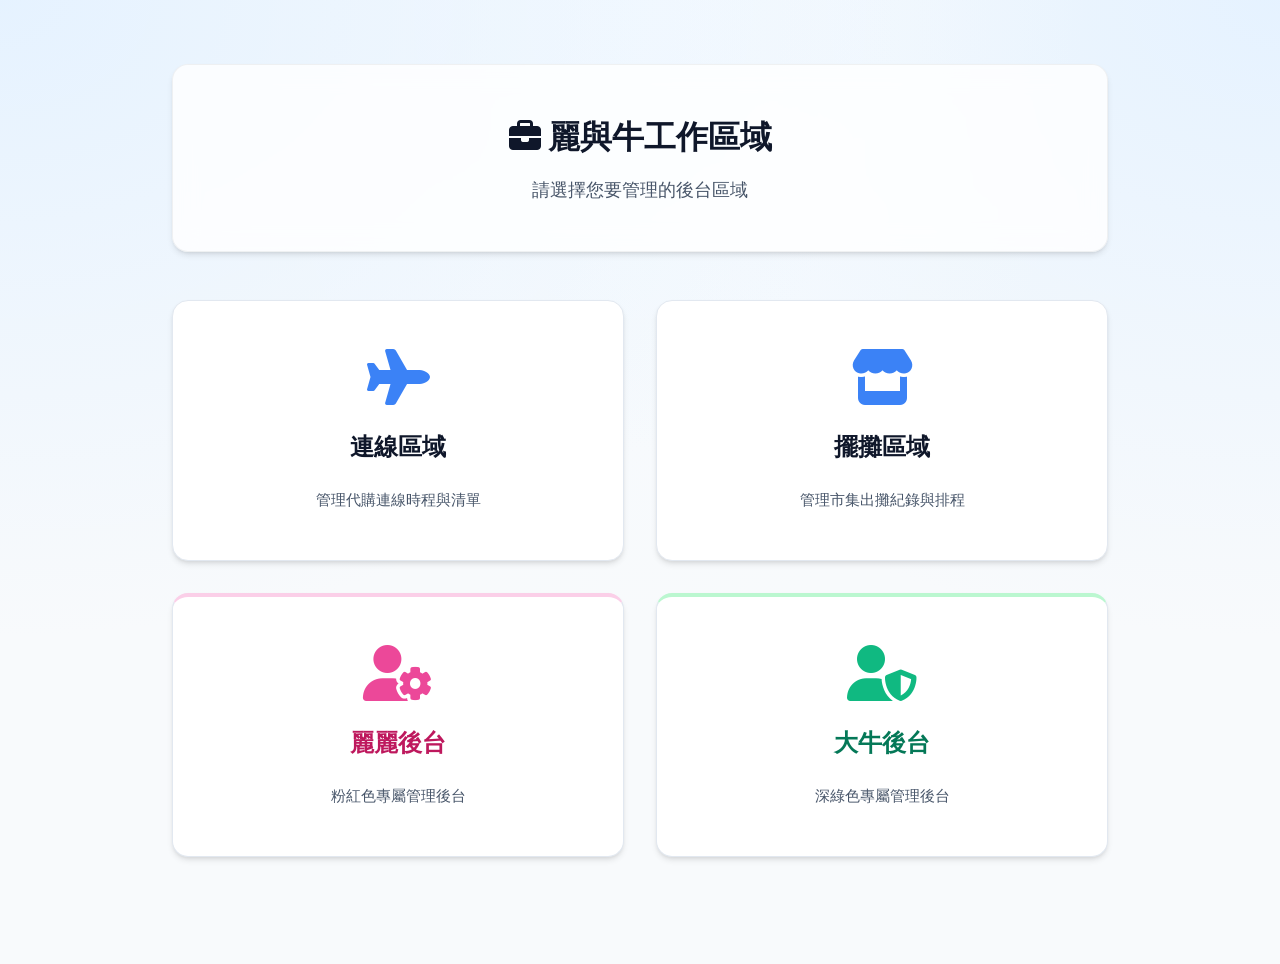
<file: index.html>
<!DOCTYPE html>
<html lang="zh-TW">
<head>
    <meta charset="UTF-8">
    <meta name="viewport" content="width=device-width, initial-scale=1.0">
    <title>麗與牛工作區域 | Portal</title>
    <link rel="preconnect" href="https://fonts.googleapis.com">
    <link rel="preconnect" href="https://fonts.gstatic.com" crossorigin>
    <link href="https://fonts.googleapis.com/css2?family=Inter:wght@300;400;500;600;700&display=swap" rel="stylesheet">
    <link rel="stylesheet" href="style.css">
    <link rel="stylesheet" href="https://cdnjs.cloudflare.com/ajax/libs/font-awesome/6.4.0/css/all.min.css">
    <style>
        .portal-container {
            max-width: 1000px;
            margin: 4rem auto;
            padding: 0 2rem;
            display: flex;
            flex-direction: column;
            gap: 3rem;
        }
        .portal-grid {
            display: grid;
            grid-template-columns: repeat(3, 1fr);
            gap: 2rem;
        }
        .portal-card {
            background: var(--surface-color);
            border: 1px solid var(--border-color);
            border-radius: 1rem;
            padding: 3rem 2rem;
            display: flex;
            flex-direction: column;
            align-items: center;
            gap: 1.5rem;
            text-decoration: none;
            color: var(--text-primary);
            box-shadow: var(--shadow-md);
            transition: all 0.3s ease;
        }
        .portal-card:hover {
            transform: translateY(-8px);
            box-shadow: var(--shadow-lg);
            border-color: var(--primary-color);
        }
        .portal-icon {
            font-size: 3.5rem;
            color: var(--primary-color);
            transition: transform 0.3s ease;
        }
        .portal-card:hover .portal-icon {
            transform: scale(1.1);
        }
        .portal-title {
            font-size: 1.5rem;
            font-weight: 700;
        }
        .portal-desc {
            color: var(--text-secondary);
            font-size: 0.95rem;
            text-align: center;
        }
        @media (max-width: 768px) {
            .portal-grid {
                grid-template-columns: 1fr;
            }
        }
    </style>
</head>
<body>
    <div class="portal-container">
        <header class="app-header" style="flex-direction: column; text-align: center; padding: 3rem; gap: 1rem;">
            <h1 style="font-size: 2rem; justify-content: center;"><i class="fa-solid fa-briefcase"></i> 麗與牛工作區域</h1>
            <p style="font-size: 1.1rem; color: var(--text-secondary);">請選擇您要管理的後台區域</p>
        </header>

        <main class="portal-grid" style="grid-template-columns: repeat(2, 1fr);">
            <a href="connection.html" class="portal-card">
                <i class="portal-icon fa-solid fa-plane"></i>
                <div class="portal-title">連線區域</div>
                <div class="portal-desc">管理代購連線時程與清單</div>
            </a>
            
            <a href="stalls.html" class="portal-card">
                <i class="portal-icon fa-solid fa-store"></i>
                <div class="portal-title">擺攤區域</div>
                <div class="portal-desc">管理市集出攤紀錄與排程</div>
            </a>
            
            <a href="lily-backend.html" class="portal-card" style="border-top: 4px solid #fbcfe8;">
                <i class="portal-icon fa-solid fa-user-gear" style="color: #ec4899;"></i>
                <div class="portal-title" style="color: #be185d;">麗麗後台</div>
                <div class="portal-desc">粉紅色專屬管理後台</div>
            </a>

            <a href="daniel-backend.html" class="portal-card" style="border-top: 4px solid #bbf7d0;">
                <i class="portal-icon fa-solid fa-user-shield" style="color: #10b981;"></i>
                <div class="portal-title" style="color: #047857;">大牛後台</div>
                <div class="portal-desc">深綠色專屬管理後台</div>
            </a>
        </main>
    </div>
</body>
</html>
</file>
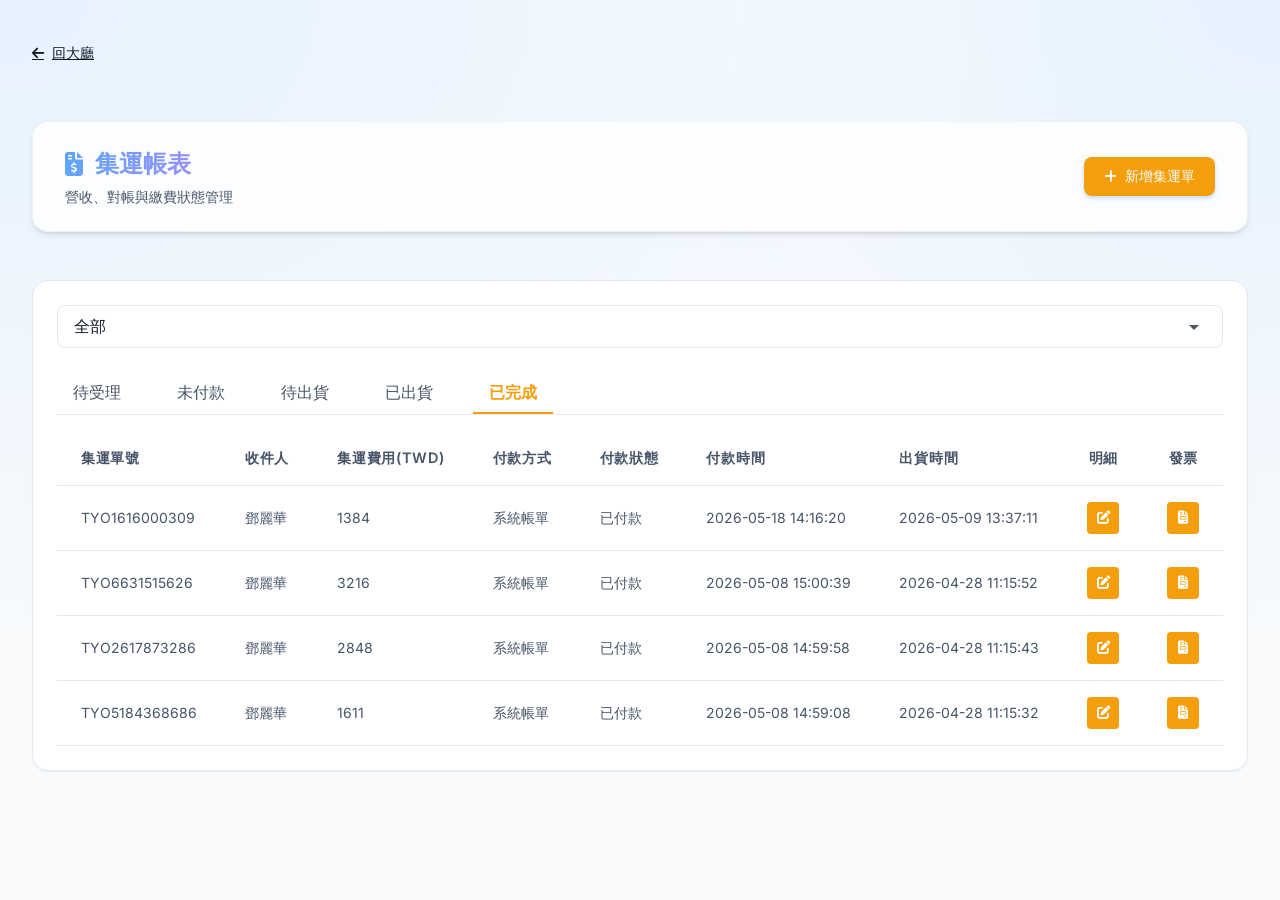
<file: accounting.html>
<!DOCTYPE html>
<html lang="zh-TW">
<head>
    <meta charset="UTF-8">
    <meta name="viewport" content="width=device-width, initial-scale=1.0">
    <title>記帳區域 | 麗與牛工作區域</title>
    <link rel="preconnect" href="https://fonts.googleapis.com">
    <link rel="preconnect" href="https://fonts.gstatic.com" crossorigin>
    <link href="https://fonts.googleapis.com/css2?family=Inter:wght@300;400;500;600;700&display=swap" rel="stylesheet">
    <link rel="stylesheet" href="style.css">
    <link rel="stylesheet" href="https://cdnjs.cloudflare.com/ajax/libs/font-awesome/6.4.0/css/all.min.css">
</head>
<body>
    <div class="app-container">
        <a href="index.html" class="btn btn-secondary" style="margin-bottom: 1rem; border: none; padding-left: 0;">
            <i class="fa-solid fa-arrow-left"></i> 回大廳
        </a>
        <header class="app-header">
            <div class="header-content">
                <h1><i class="fa-solid fa-file-invoice-dollar"></i> 集運帳表</h1>
                <p>營收、對帳與繳費狀態管理</p>
            </div>
            <div class="header-actions">
                <button class="btn btn-primary" onclick="openModal()" style="background-color: #f59e0b; color: white;"><i class="fa-solid fa-plus"></i> 新增集運單</button>
            </div>
        </header>
        
        <main class="app-main" style="background: var(--surface-color); padding: 1.5rem; border-radius: 1rem; border: 1px solid var(--border-color); box-shadow: var(--shadow-sm); margin-top: 1rem;">
            <!-- Top Dropdown -->
            <div style="margin-bottom: 1.5rem;">
                <select id="companyFilter" style="width: 100%; padding: 0.75rem 1rem; border: 1px solid var(--border-color); border-radius: 0.5rem; background-color: var(--surface-color); font-size: 1rem; color: var(--text-primary); appearance: none; cursor: pointer; background-image: url('data:image/svg+xml;utf8,<svg fill=%22%23475569%22 height=%2224%22 viewBox=%220 0 24 24%22 width=%2224%22 xmlns=%22http://www.w3.org/2000/svg%22><path d=%22M7 10l5 5 5-5z%22/></svg>'); background-repeat: no-repeat; background-position: right 1rem center;">
                    <option value="全部">全部</option>
                    <option value="Howgowin">Howgowin</option>
                    <option value="大陸集運">大陸集運</option>
                </select>
            </div>

            <!-- Tabs -->
            <div class="tabs" style="display: flex; gap: 1.5rem; border-bottom: 1px solid var(--border-color); margin-bottom: 1rem;">
                <div class="tab" style="padding: 0.5rem 1rem; cursor: pointer; color: var(--text-secondary);">待受理</div>
                <div class="tab" style="padding: 0.5rem 1rem; cursor: pointer; color: var(--text-secondary);">未付款</div>
                <div class="tab" style="padding: 0.5rem 1rem; cursor: pointer; color: var(--text-secondary);">待出貨</div>
                <div class="tab" style="padding: 0.5rem 1rem; cursor: pointer; color: var(--text-secondary);">已出貨</div>
                <div class="tab active" style="padding: 0.5rem 1rem; cursor: pointer; font-weight: 600; color: #f59e0b; border-bottom: 2px solid #f59e0b;">已完成</div>
            </div>

            <!-- Table -->
            <div class="table-container" style="box-shadow: none; border: none; border-radius: 0;">
                <table style="width: 100%; border-collapse: collapse; text-align: left; white-space: nowrap;">
                    <thead>
                        <tr>
                            <th style="background: transparent; border-bottom: 1px solid var(--border-color);">集運單號</th>
                            <th style="background: transparent; border-bottom: 1px solid var(--border-color);">收件人</th>
                            <th style="background: transparent; border-bottom: 1px solid var(--border-color);">集運費用(TWD)</th>
                            <th style="background: transparent; border-bottom: 1px solid var(--border-color);">付款方式</th>
                            <th style="background: transparent; border-bottom: 1px solid var(--border-color);">付款狀態</th>
                            <th style="background: transparent; border-bottom: 1px solid var(--border-color);">付款時間</th>
                            <th style="background: transparent; border-bottom: 1px solid var(--border-color);">出貨時間</th>
                            <th style="background: transparent; border-bottom: 1px solid var(--border-color); text-align: center;">明細</th>
                            <th style="background: transparent; border-bottom: 1px solid var(--border-color); text-align: center;">發票</th>
                            <th style="background: transparent; border-bottom: 1px solid var(--border-color); text-align: center;">貨況</th>
                        </tr>
                    </thead>
                    <tbody>
                        <tr>
                            <td style="color: var(--text-secondary);">TYO1616000309</td>
                            <td style="color: var(--text-secondary);">鄧麗華</td>
                            <td style="color: var(--text-secondary);">1384</td>
                            <td style="color: var(--text-secondary);">系統帳單</td>
                            <td style="color: var(--text-secondary);">已付款</td>
                            <td style="color: var(--text-secondary);">2026-05-18 14:16:20</td>
                            <td style="color: var(--text-secondary);">2026-05-09 13:37:11</td>
                            <td style="text-align: center;"><button class="action-square-btn"><i class="fa-solid fa-pen-to-square"></i></button></td>
                            <td style="text-align: center;"><button class="action-square-btn"><i class="fa-solid fa-file-invoice"></i></button></td>
                            <td style="text-align: center;"><button class="action-square-btn"><i class="fa-solid fa-truck"></i></button></td>
                        </tr>
                        <tr>
                            <td style="color: var(--text-secondary);">TYO6631515626</td>
                            <td style="color: var(--text-secondary);">鄧麗華</td>
                            <td style="color: var(--text-secondary);">3216</td>
                            <td style="color: var(--text-secondary);">系統帳單</td>
                            <td style="color: var(--text-secondary);">已付款</td>
                            <td style="color: var(--text-secondary);">2026-05-08 15:00:39</td>
                            <td style="color: var(--text-secondary);">2026-04-28 11:15:52</td>
                            <td style="text-align: center;"><button class="action-square-btn"><i class="fa-solid fa-pen-to-square"></i></button></td>
                            <td style="text-align: center;"><button class="action-square-btn"><i class="fa-solid fa-file-invoice"></i></button></td>
                            <td style="text-align: center;"><button class="action-square-btn"><i class="fa-solid fa-truck"></i></button></td>
                        </tr>
                        <tr>
                            <td style="color: var(--text-secondary);">TYO2617873286</td>
                            <td style="color: var(--text-secondary);">鄧麗華</td>
                            <td style="color: var(--text-secondary);">2848</td>
                            <td style="color: var(--text-secondary);">系統帳單</td>
                            <td style="color: var(--text-secondary);">已付款</td>
                            <td style="color: var(--text-secondary);">2026-05-08 14:59:58</td>
                            <td style="color: var(--text-secondary);">2026-04-28 11:15:43</td>
                            <td style="text-align: center;"><button class="action-square-btn"><i class="fa-solid fa-pen-to-square"></i></button></td>
                            <td style="text-align: center;"><button class="action-square-btn"><i class="fa-solid fa-file-invoice"></i></button></td>
                            <td style="text-align: center;"><button class="action-square-btn"><i class="fa-solid fa-truck"></i></button></td>
                        </tr>
                        <tr>
                            <td style="color: var(--text-secondary);">TYO5184368686</td>
                            <td style="color: var(--text-secondary);">鄧麗華</td>
                            <td style="color: var(--text-secondary);">1611</td>
                            <td style="color: var(--text-secondary);">系統帳單</td>
                            <td style="color: var(--text-secondary);">已付款</td>
                            <td style="color: var(--text-secondary);">2026-05-08 14:59:08</td>
                            <td style="color: var(--text-secondary);">2026-04-28 11:15:32</td>
                            <td style="text-align: center;"><button class="action-square-btn"><i class="fa-solid fa-pen-to-square"></i></button></td>
                            <td style="text-align: center;"><button class="action-square-btn"><i class="fa-solid fa-file-invoice"></i></button></td>
                            <td style="text-align: center;"><button class="action-square-btn"><i class="fa-solid fa-truck"></i></button></td>
                        </tr>
                    </tbody>
                </table>
            </div>
        </main>
    </div>

    <!-- Modal for New Order -->
    <div class="modal" id="addModal">
        <div class="modal-content">
            <div class="modal-header">
                <h2><i class="fa-solid fa-plus"></i> 新增集運單</h2>
                <button class="close-btn" onclick="closeModal()"><i class="fa-solid fa-xmark"></i></button>
            </div>
            <div id="addForm">
                <div class="form-grid">
                    <div class="form-group full-width">
                        <label>集運公司</label>
                        <select id="newCompany" style="padding: 0.625rem; background-color: var(--surface-color); border: 1px solid var(--border-color); border-radius: 0.5rem; width: 100%;">
                            <option value="Howgowin">Howgowin</option>
                            <option value="大陸集運">大陸集運</option>
                        </select>
                    </div>
                    <div class="form-group">
                        <label>集運單號</label>
                        <input type="text" id="newOrderNo" placeholder="輸入單號">
                    </div>
                    <div class="form-group">
                        <label>收件人</label>
                        <input type="text" id="newRecipient" placeholder="輸入收件人姓名">
                    </div>
                    <div class="form-group">
                        <label>集運費用 (TWD)</label>
                        <input type="number" id="newCost" placeholder="輸入費用">
                    </div>
                    <div class="form-group">
                        <label>付款方式</label>
                        <input type="text" id="newPayment" placeholder="例如: 系統帳單">
                    </div>
                </div>
            </div>
            <div class="modal-footer">
                <button class="btn btn-secondary" onclick="closeModal()">取消</button>
                <button class="btn btn-primary" onclick="saveOrder()" style="background-color: #f59e0b;">儲存</button>
            </div>
        </div>
    </div>

    <style>
    .action-square-btn {
        background-color: #f59e0b; /* Orange */
        color: white;
        border: none;
        border-radius: 4px;
        width: 32px;
        height: 32px;
        display: inline-flex;
        align-items: center;
        justify-content: center;
        cursor: pointer;
        transition: background-color 0.2s;
    }
    .action-square-btn:hover {
        background-color: #d97706;
    }
    .tab {
        transition: color 0.2s;
    }
    .tab:hover {
        color: #f59e0b !important;
    }
    </style>

    <script>
    function openModal() {
        document.getElementById('addModal').classList.add('active');
    }

    function closeModal() {
        document.getElementById('addModal').classList.remove('active');
    }

    function saveOrder() {
        alert('此為版面預覽，尚未連接資料庫');
        closeModal();
    }
    </script>
</body>
</html>
</file>
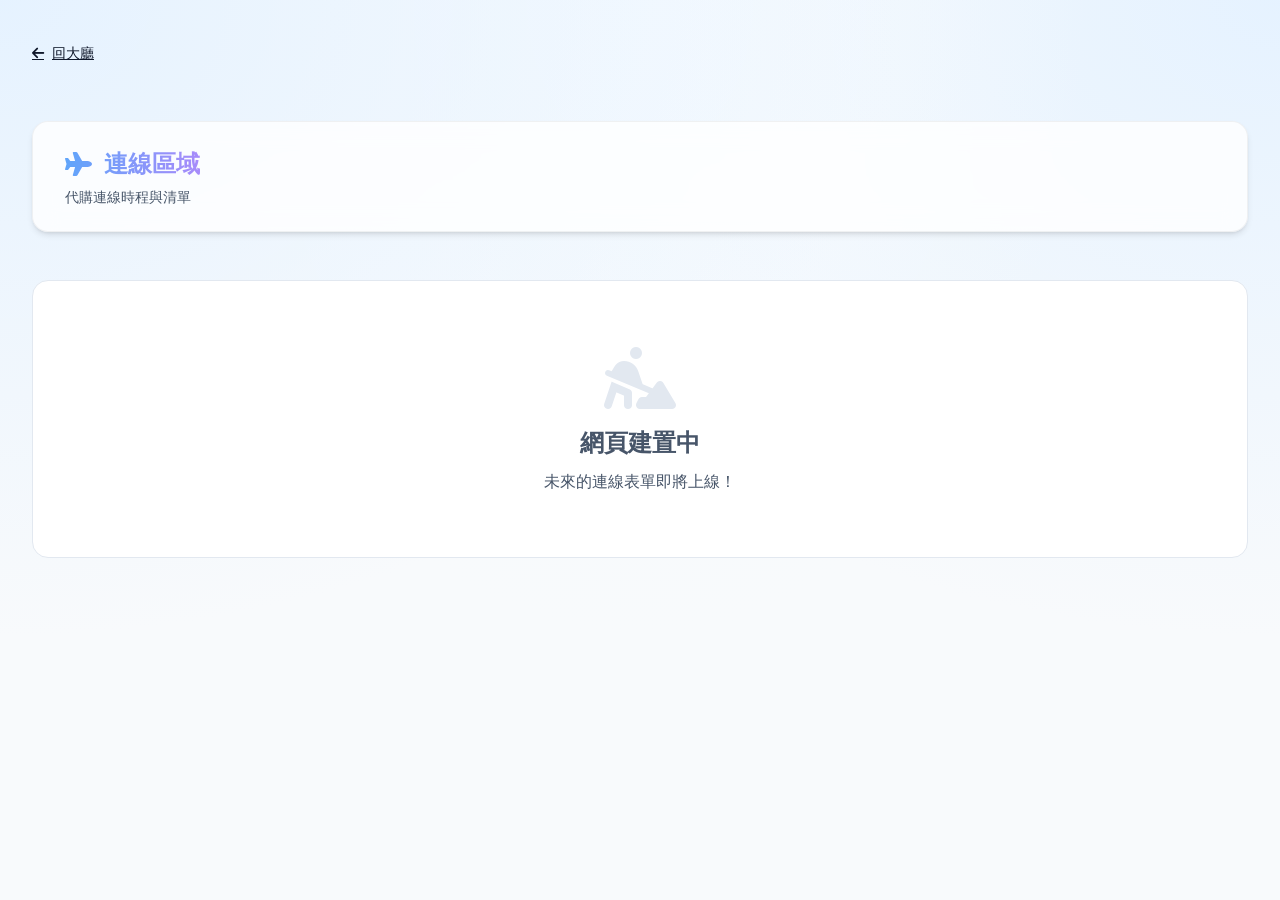
<file: connection.html>
<!DOCTYPE html>
<html lang="zh-TW">
<head>
    <meta charset="UTF-8">
    <meta name="viewport" content="width=device-width, initial-scale=1.0">
    <title>連線區域 | 麗與牛工作區域</title>
    <link rel="preconnect" href="https://fonts.googleapis.com">
    <link rel="preconnect" href="https://fonts.gstatic.com" crossorigin>
    <link href="https://fonts.googleapis.com/css2?family=Inter:wght@300;400;500;600;700&display=swap" rel="stylesheet">
    <link rel="stylesheet" href="style.css">
    <link rel="stylesheet" href="https://cdnjs.cloudflare.com/ajax/libs/font-awesome/6.4.0/css/all.min.css">
</head>
<body>
    <div class="app-container">
        <a href="index.html" class="btn btn-secondary" style="margin-bottom: 1rem; border: none; padding-left: 0;">
            <i class="fa-solid fa-arrow-left"></i> 回大廳
        </a>
        <header class="app-header">
            <div class="header-content">
                <h1><i class="fa-solid fa-plane"></i> 連線區域</h1>
                <p>代購連線時程與清單</p>
            </div>
        </header>
        
        <main class="app-main" style="text-align: center; padding: 4rem 2rem; background: var(--surface-color); border-radius: 1rem; border: 1px solid var(--border-color); margin-top: 1rem;">
            <i class="fa-solid fa-person-digging" style="font-size: 4rem; color: var(--border-color); margin-bottom: 1rem;"></i>
            <h2 style="color: var(--text-secondary);">網頁建置中</h2>
            <p style="color: var(--text-secondary); margin-top: 0.5rem;">未來的連線表單即將上線！</p>
        </main>
    </div>
</body>
</html>
</file>
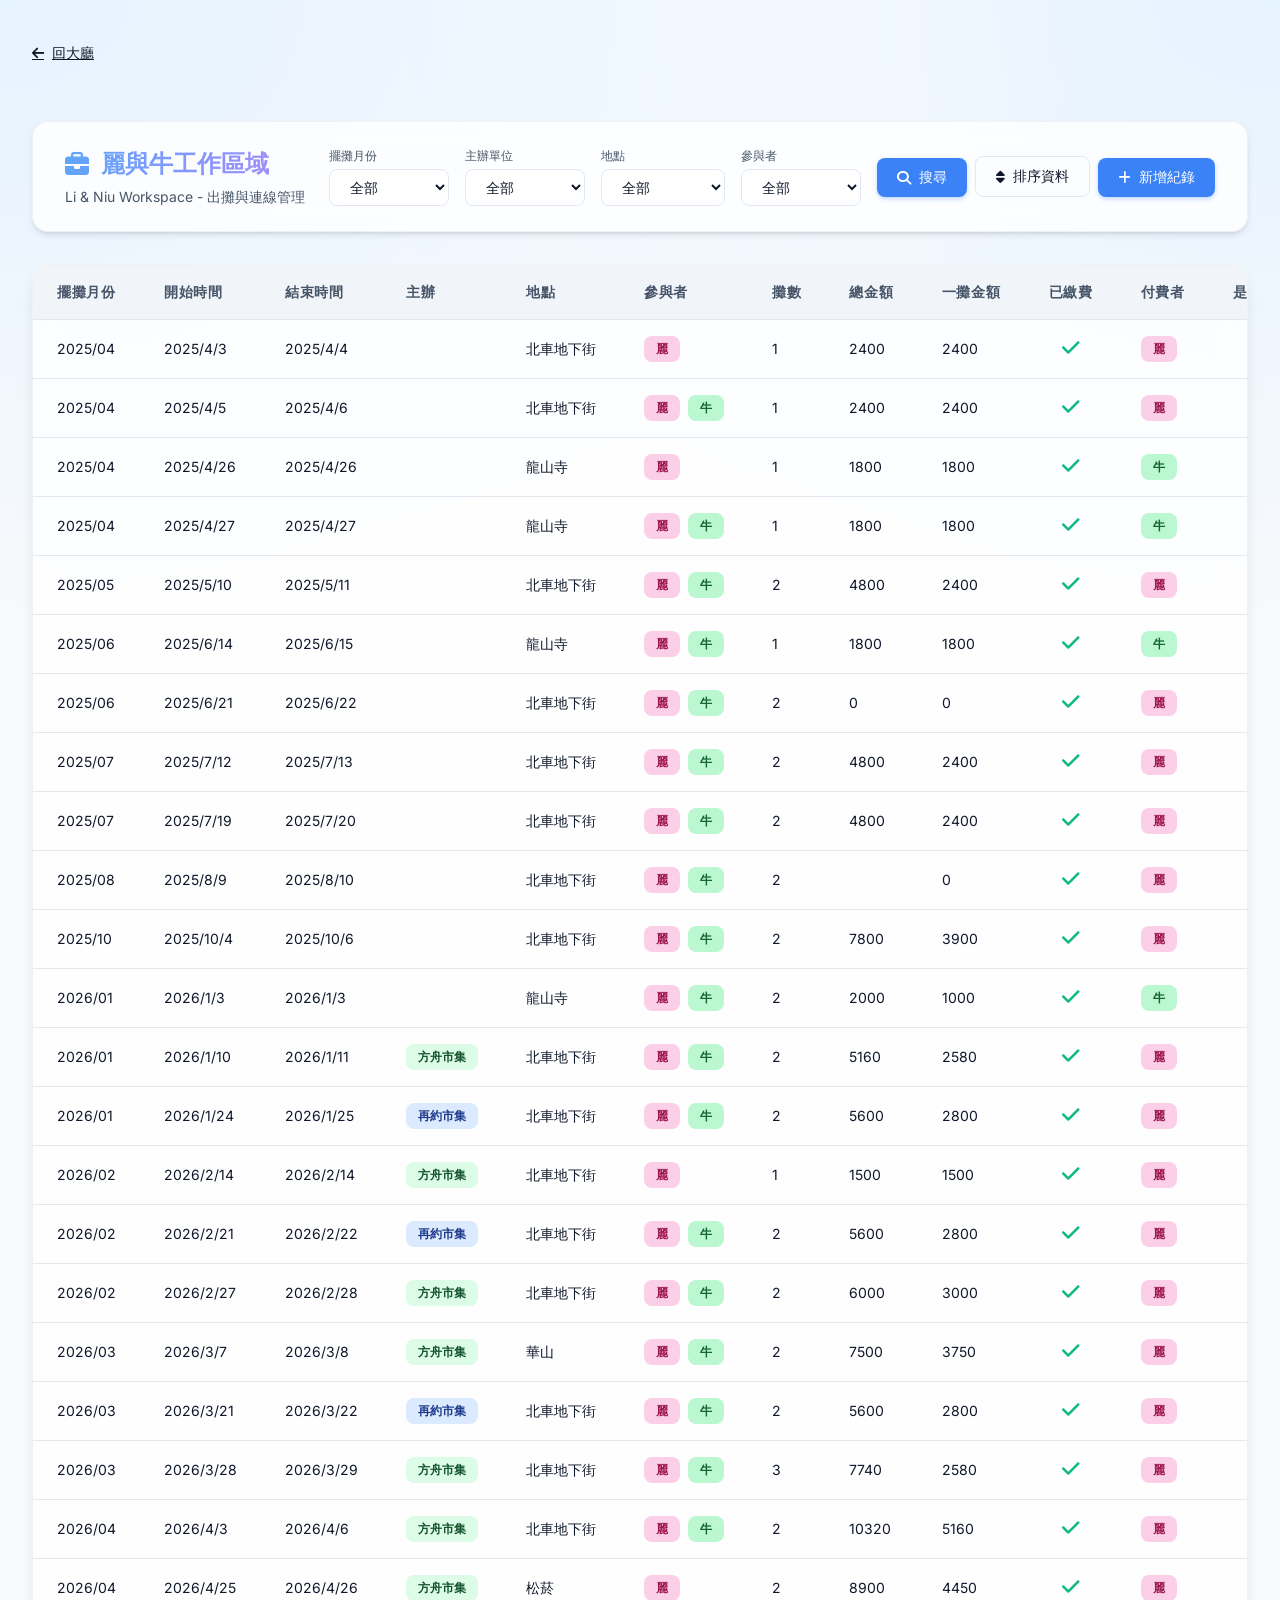
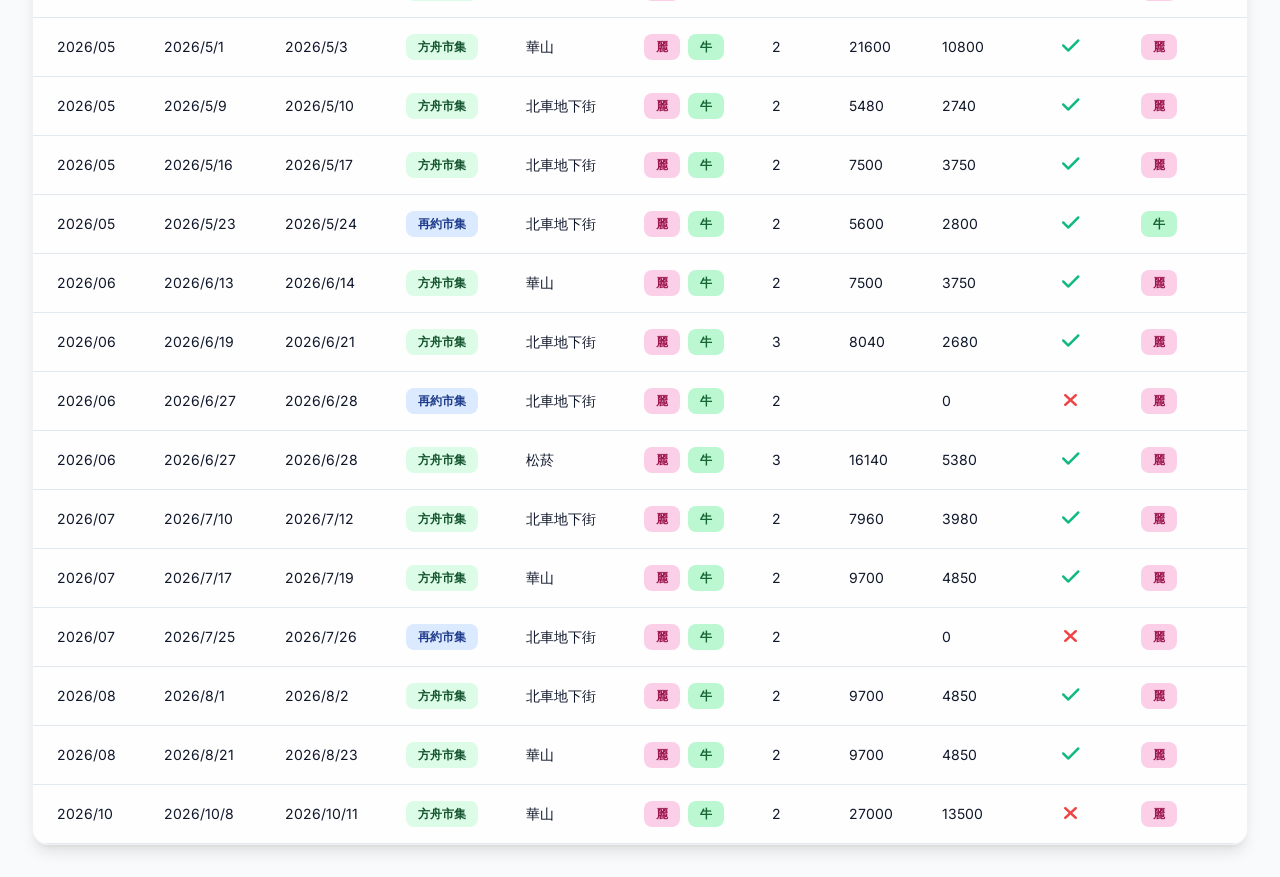
<file: stalls.html>
<!DOCTYPE html>
<html lang="zh-TW">
<head>
    <meta charset="UTF-8">
    <meta name="viewport" content="width=device-width, initial-scale=1.0">
    <title>麗與牛工作區域</title>
    <link rel="preconnect" href="https://fonts.googleapis.com">
    <link rel="preconnect" href="https://fonts.gstatic.com" crossorigin>
    <link href="https://fonts.googleapis.com/css2?family=Inter:wght@300;400;500;600;700&display=swap" rel="stylesheet">
    <link rel="stylesheet" href="style.css">
    <!-- FontAwesome for icons -->
    <link rel="stylesheet" href="https://cdnjs.cloudflare.com/ajax/libs/font-awesome/6.4.0/css/all.min.css">
</head>
<body>
    <div class="app-container">
        <a href="index.html" class="btn btn-secondary" style="margin-bottom: 1rem; border: none; padding-left: 0;">
            <i class="fa-solid fa-arrow-left"></i> 回大廳
        </a>
        <header class="app-header">
            <div class="header-content">
                <h1><i class="fa-solid fa-briefcase"></i> 麗與牛工作區域</h1>
                <p>Li & Niu Workspace - 出攤與連線管理</p>
            </div>
            
            <div class="header-actions">
                <div class="filters-container">
                    <div class="filter-group">
                        <label for="filterMonth">擺攤月份</label>
                        <select id="filterMonth">
                            <option value="">全部</option>
                        </select>
                    </div>
                    <div class="filter-group">
                        <label for="filterOrganizer">主辦單位</label>
                        <select id="filterOrganizer">
                            <option value="">全部</option>
                        </select>
                    </div>
                    <div class="filter-group">
                        <label for="filterLocation">地點</label>
                        <select id="filterLocation">
                            <option value="">全部</option>
                        </select>
                    </div>
                    <div class="filter-group">
                        <label for="filterParticipants">參與者</label>
                        <select id="filterParticipants">
                            <option value="">全部</option>
                        </select>
                    </div>
                </div>
                <div class="btn-group">
                    <button id="searchBtn" class="btn btn-primary">
                        <i class="fa-solid fa-magnifying-glass"></i> 搜尋
                    </button>
                    <button id="sortBtn" class="btn btn-secondary">
                        <i class="fa-solid fa-sort"></i> 排序資料
                    </button>
                    <button id="addBtn" class="btn btn-primary">
                        <i class="fa-solid fa-plus"></i> 新增紀錄
                    </button>
                </div>
            </div>
        </header>

        <main class="app-main">
            <div class="table-container">
                <table id="dataTable">
                    <thead>
                        <tr>
                            <th>擺攤月份</th>
                            <th>開始時間</th>
                            <th>結束時間</th>
                            <th>主辦</th>
                            <th>地點</th>
                            <th>參與者</th>
                            <th>攤數</th>
                            <th>總金額</th>
                            <th>一攤金額</th>
                            <th>已繳費</th>
                            <th>付費者</th>
                            <th>是否結清</th>
                            <th>操作</th>
                            <th>備註</th>
                        </tr>
                    </thead>
                    <tbody id="tableBody">
                        <!-- Data will be populated here by JavaScript -->
                    </tbody>
                </table>
            </div>
            <div id="noResults" class="no-results hidden">
                <i class="fa-solid fa-folder-open"></i>
                <p>找不到符合的紀錄</p>
            </div>
        </main>
    </div>

    <!-- Add Record Modal -->
    <div id="addModal" class="modal">
        <div class="modal-content">
            <div class="modal-header">
                <h2 id="modalTitle"><i class="fa-solid fa-file-circle-plus"></i> 新增擺攤紀錄</h2>
                <button class="close-btn" id="closeModalBtn"><i class="fa-solid fa-xmark"></i></button>
            </div>
            <form id="addForm">
                <div class="form-grid">
                    <div class="form-group">
                        <label for="month">擺攤月份 (YYYY/MM)</label>
                        <input type="text" id="month" name="month" placeholder="2025/04" required>
                    </div>
                    <div class="form-group">
                        <label for="startDate">開始時間</label>
                        <input type="date" id="startDate" name="startDate" required>
                    </div>
                    <div class="form-group">
                        <label for="endDate">結束時間</label>
                        <input type="date" id="endDate" name="endDate" required>
                    </div>
                    <div class="form-group">
                        <label for="organizer">主辦</label>
                        <input type="text" id="organizer" name="organizer" placeholder="方舟市集">
                    </div>
                    <div class="form-group">
                        <label for="location">地點</label>
                        <input type="text" id="location" name="location" placeholder="北車地下街" required>
                    </div>
                    <div class="form-group">
                        <label for="participants">參與者</label>
                        <input type="text" id="participants" name="participants" placeholder="麗+牛" required>
                    </div>
                    <div class="form-group">
                        <label for="stallCount">攤數</label>
                        <input type="number" id="stallCount" name="stallCount" min="1" value="1" required>
                    </div>
                    <div class="form-group">
                        <label for="totalAmount">總金額</label>
                        <input type="number" id="totalAmount" name="totalAmount" min="0" value="0">
                    </div>

                    <div class="form-group">
                        <label for="payer">付費者</label>
                        <input type="text" id="payer" name="payer" placeholder="麗">
                    </div>

                    <div class="form-group full-width">
                        <label for="remarks">備註</label>
                        <input type="text" id="remarks" name="remarks" placeholder="取消並退款等...">
                    </div>
                </div>
                <div class="modal-footer">
                    <button type="button" id="cancelBtn" class="btn btn-secondary">取消</button>
                    <button type="submit" class="btn btn-primary">儲存紀錄</button>
                </div>
            </form>
        </div>
    </div>

    <script src="script.js"></script>
</body>
</html>
</file>
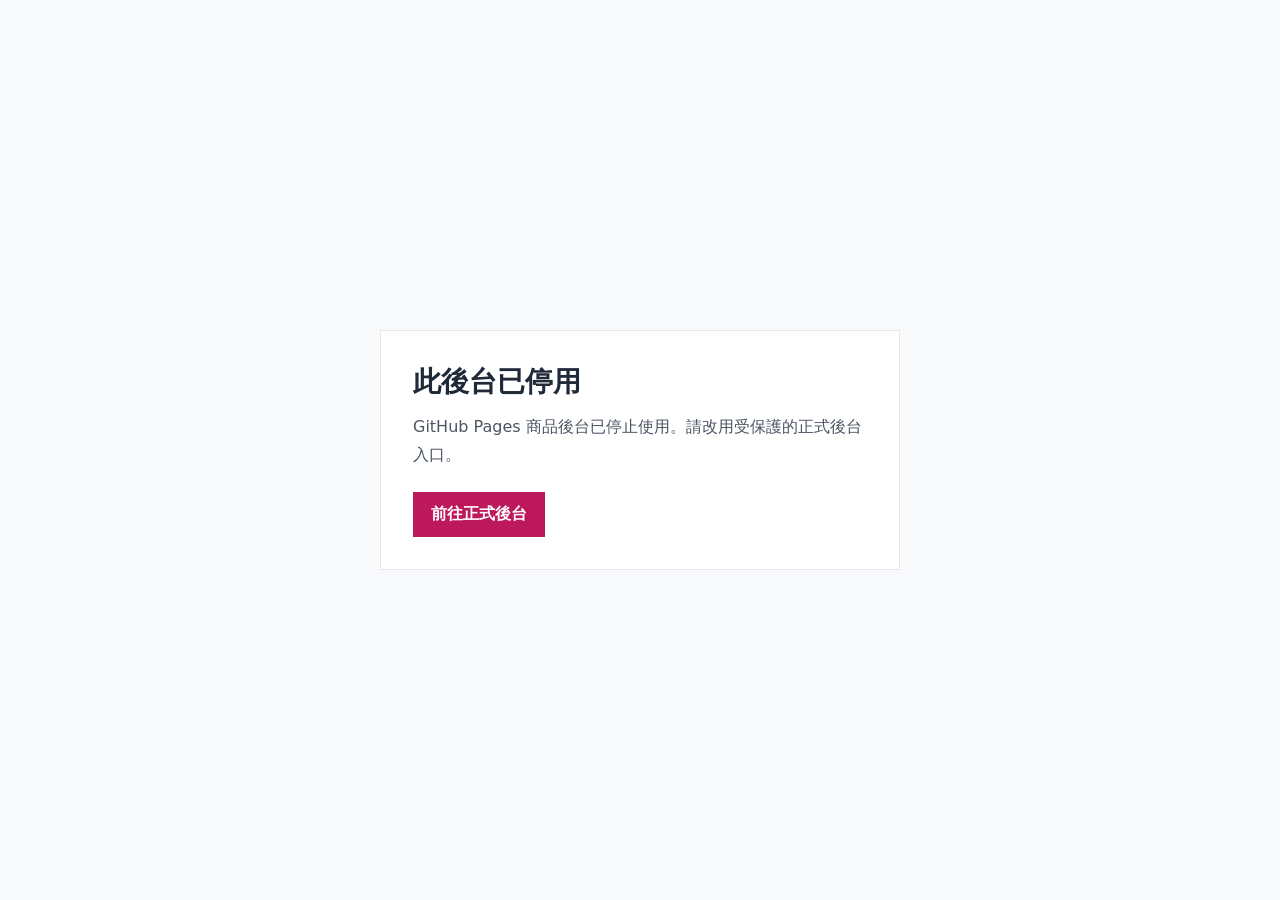
<file: .github/pages/lily-backend-deprecated.html>
<!doctype html>
<html lang="zh-Hant">
<head>
  <meta charset="utf-8">
  <meta name="viewport" content="width=device-width, initial-scale=1">
  <meta name="robots" content="noindex, nofollow">
  <title>後台已停用 | 小企鵝選物</title>
  <style>
    :root { color-scheme: light; font-family: system-ui, "Noto Sans TC", sans-serif; }
    body { margin: 0; min-height: 100vh; display: grid; place-items: center; background: #f8fafc; color: #1f2937; }
    main { width: min(520px, calc(100% - 32px)); box-sizing: border-box; padding: 32px; border: 1px solid #e5e7eb; background: #fff; }
    h1 { margin: 0 0 12px; font-size: 28px; }
    p { margin: 0 0 24px; line-height: 1.7; color: #4b5563; }
    a { display: inline-block; color: #fff; background: #be185d; padding: 12px 18px; font-weight: 700; text-decoration: none; }
    a:focus-visible { outline: 3px solid #f9a8d4; outline-offset: 3px; }
  </style>
</head>
<body>
  <main>
    <h1>此後台已停用</h1>
    <p>GitHub Pages 商品後台已停止使用。請改用受保護的正式後台入口。</p>
    <a href="https://pinkkkuin-shop.vercel.app/backend" rel="noopener noreferrer">前往正式後台</a>
  </main>
</body>
</html>
</file>
<file: style.css>
:root {
    --bg-color: #f8fafc;
    --surface-color: #ffffff;
    --surface-hover: #f1f5f9;
    --primary-color: #3b82f6;
    --primary-hover: #2563eb;
    --text-primary: #0f172a;
    --text-secondary: #475569;
    --border-color: #e2e8f0;
    --success-color: #10b981;
    --danger-color: #ef4444;
    --glass-bg: rgba(255, 255, 255, 0.8);
    --glass-border: rgba(0, 0, 0, 0.05);
    --shadow-sm: 0 1px 2px 0 rgb(0 0 0 / 0.05);
    --shadow-md: 0 4px 6px -1px rgb(0 0 0 / 0.1), 0 2px 4px -2px rgb(0 0 0 / 0.1);
    --shadow-lg: 0 10px 15px -3px rgb(0 0 0 / 0.1), 0 4px 6px -4px rgb(0 0 0 / 0.1);
}

* {
    margin: 0;
    padding: 0;
    box-sizing: border-box;
}

body {
    font-family: 'Inter', sans-serif;
    background-color: var(--bg-color);
    color: var(--text-primary);
    line-height: 1.5;
    min-height: 100vh;
    background-image: 
        radial-gradient(at 0% 0%, hsla(210, 100%, 95%, 1) 0, transparent 50%), 
        radial-gradient(at 50% 0%, hsla(210, 100%, 98%, 1) 0, transparent 50%), 
        radial-gradient(at 100% 0%, hsla(210, 100%, 95%, 1) 0, transparent 50%);
    background-attachment: fixed;
}

.app-container {
    max-width: 1400px;
    margin: 0 auto;
    padding: 2rem;
    display: flex;
    flex-direction: column;
    gap: 2rem;
}

/* Header Styles */
.app-header {
    display: flex;
    justify-content: space-between;
    align-items: center;
    padding: 1.5rem 2rem;
    background: var(--glass-bg);
    backdrop-filter: blur(12px);
    -webkit-backdrop-filter: blur(12px);
    border: 1px solid var(--glass-border);
    border-radius: 1rem;
    box-shadow: var(--shadow-md);
}

.header-content h1 {
    font-size: 1.5rem;
    font-weight: 700;
    display: flex;
    align-items: center;
    gap: 0.75rem;
    background: linear-gradient(to right, #60a5fa, #a78bfa);
    -webkit-background-clip: text;
    -webkit-text-fill-color: transparent;
}

.header-content p {
    color: var(--text-secondary);
    font-size: 0.875rem;
    margin-top: 0.25rem;
}

.header-actions {
    display: flex;
    gap: 1rem;
    align-items: center;
}

/* Filters */
.filters-container {
    display: flex;
    gap: 1rem;
    flex-wrap: wrap;
}

.filter-group {
    display: flex;
    flex-direction: column;
    gap: 0.25rem;
}

.filter-group label {
    font-size: 0.75rem;
    color: var(--text-secondary);
    font-weight: 500;
}

.filter-group select {
    padding: 0.5rem 1rem;
    background-color: var(--surface-color);
    border: 1px solid var(--border-color);
    border-radius: 0.5rem;
    color: var(--text-primary);
    font-family: inherit;
    font-size: 0.875rem;
    transition: all 0.3s ease;
    cursor: pointer;
    min-width: 120px;
}

.filter-group select:focus {
    outline: none;
    border-color: var(--primary-color);
    box-shadow: 0 0 0 2px rgba(59, 130, 246, 0.2);
}

.btn-group {
    display: flex;
    gap: 0.5rem;
    align-items: flex-end;
}

/* Buttons */
.btn {
    display: inline-flex;
    align-items: center;
    gap: 0.5rem;
    padding: 0.625rem 1.25rem;
    border: none;
    border-radius: 0.5rem;
    font-family: inherit;
    font-size: 0.875rem;
    font-weight: 500;
    cursor: pointer;
    transition: all 0.2s ease;
}

.btn-primary {
    background-color: var(--primary-color);
    color: white;
    box-shadow: 0 2px 4px rgba(59, 130, 246, 0.3);
}

.btn-primary:hover {
    background-color: var(--primary-hover);
    transform: translateY(-1px);
    box-shadow: 0 4px 6px rgba(59, 130, 246, 0.4);
}

.btn-secondary {
    background-color: transparent;
    color: var(--text-primary);
    border: 1px solid var(--border-color);
}

.btn-secondary:hover {
    background-color: var(--surface-hover);
}

/* Table Styles */
.table-container {
    background: var(--glass-bg);
    backdrop-filter: blur(12px);
    -webkit-backdrop-filter: blur(12px);
    border: 1px solid var(--glass-border);
    border-radius: 1rem;
    box-shadow: var(--shadow-lg);
    overflow-x: auto;
}

table {
    width: 100%;
    border-collapse: collapse;
    text-align: left;
    white-space: nowrap;
}

th, td {
    padding: 1rem 1.5rem;
    border-bottom: 1px solid var(--border-color);
}

th {
    background-color: var(--surface-hover);
    color: var(--text-secondary);
    font-weight: 600;
    font-size: 0.9rem; /* Increased from 0.75rem */
    text-transform: uppercase;
    letter-spacing: 0.05em;
    position: sticky;
    top: 0;
    z-index: 10;
}

tbody tr {
    transition: background-color 0.2s ease;
}

tbody tr:hover {
    background-color: #cbd5e1; /* 灰藍色 */
}

td {
    font-size: 0.875rem;
}

.status-badge {
    display: inline-flex;
    align-items: center;
    padding: 0.25rem 0.625rem;
    border-radius: 9999px;
    font-size: 0.75rem;
    font-weight: 500;
}

.status-true {
    background-color: rgba(16, 185, 129, 0.1);
    color: var(--success-color);
    border: 1px solid rgba(16, 185, 129, 0.2);
}

.status-false {
    background-color: rgba(239, 68, 68, 0.1);
    color: var(--danger-color);
    border: 1px solid rgba(239, 68, 68, 0.2);
}

.status-toggle {
    cursor: pointer;
    transition: transform 0.2s ease, filter 0.2s ease;
    display: inline-block;
}

.status-toggle:hover {
    transform: scale(1.2);
    filter: brightness(1.2);
}

.no-results {
    display: flex;
    flex-direction: column;
    align-items: center;
    justify-content: center;
    padding: 4rem 2rem;
    color: var(--text-secondary);
    background: var(--glass-bg);
    border: 1px solid var(--glass-border);
    border-radius: 1rem;
}

.no-results i {
    font-size: 3rem;
    margin-bottom: 1rem;
    color: var(--border-color);
}

.hidden {
    display: none !important;
}

/* Modal Styles */
.modal {
    position: fixed;
    top: 0;
    left: 0;
    width: 100%;
    height: 100%;
    background-color: rgba(15, 23, 42, 0.5);
    backdrop-filter: blur(4px);
    display: flex;
    align-items: center;
    justify-content: center;
    z-index: 1000;
    opacity: 0;
    visibility: hidden;
    transition: all 0.3s ease;
}

.modal.active {
    opacity: 1;
    visibility: visible;
}

.modal-content {
    background-color: var(--surface-color);
    border: 1px solid var(--glass-border);
    border-radius: 1rem;
    width: 100%;
    max-width: 600px;
    box-shadow: var(--shadow-lg);
    transform: translateY(20px);
    transition: transform 0.3s ease;
    max-height: 90vh;
    display: flex;
    flex-direction: column;
}

.modal.active .modal-content {
    transform: translateY(0);
}

.modal-header {
    padding: 1.5rem;
    border-bottom: 1px solid var(--border-color);
    display: flex;
    justify-content: space-between;
    align-items: center;
}

.modal-header h2 {
    font-size: 1.25rem;
    font-weight: 600;
    display: flex;
    align-items: center;
    gap: 0.5rem;
}

.close-btn {
    background: none;
    border: none;
    color: var(--text-secondary);
    font-size: 1.25rem;
    cursor: pointer;
    transition: color 0.2s;
}

.close-btn:hover {
    color: var(--text-primary);
}

#addForm {
    overflow-y: auto;
    padding: 1.5rem;
}

.form-grid {
    display: grid;
    grid-template-columns: 1fr 1fr;
    gap: 1.25rem;
}

.form-group {
    display: flex;
    flex-direction: column;
    gap: 0.5rem;
}

.form-group.full-width {
    grid-column: 1 / -1;
}

.form-group label {
    font-size: 0.875rem;
    font-weight: 500;
    color: var(--text-secondary);
}

.form-group input[type="text"],
.form-group input[type="date"],
.form-group input[type="number"] {
    padding: 0.625rem;
    background-color: var(--surface-color);
    border: 1px solid var(--border-color);
    border-radius: 0.5rem;
    color: var(--text-primary);
    font-family: inherit;
    font-size: 0.875rem;
    transition: all 0.3s ease;
}

.form-group input:focus {
    outline: none;
    border-color: var(--primary-color);
    box-shadow: 0 0 0 2px rgba(59, 130, 246, 0.2);
}

/* Toggle Switch */
.checkbox-group {
    flex-direction: row;
    align-items: center;
    justify-content: space-between;
    background-color: var(--surface-hover);
    padding: 0.625rem;
    border-radius: 0.5rem;
    border: 1px solid var(--border-color);
}

.toggle-switch {
    position: relative;
    width: 44px;
    height: 24px;
}

.toggle-switch input {
    opacity: 0;
    width: 0;
    height: 0;
}

.slider {
    position: absolute;
    cursor: pointer;
    top: 0;
    left: 0;
    right: 0;
    bottom: 0;
    background-color: var(--surface-hover);
    transition: .4s;
    border-radius: 24px;
}

.slider:before {
    position: absolute;
    content: "";
    height: 18px;
    width: 18px;
    left: 3px;
    bottom: 3px;
    background-color: white;
    transition: .4s;
    border-radius: 50%;
}

input:checked + .slider {
    background-color: var(--primary-color);
}

input:focus + .slider {
    box-shadow: 0 0 1px var(--primary-color);
}

input:checked + .slider:before {
    transform: translateX(20px);
}

.modal-footer {
    padding: 1.5rem;
    border-top: 1px solid var(--border-color);
    display: flex;
    justify-content: flex-end;
    gap: 1rem;
}

/* Participant Badges */
.badge-container {
    display: flex;
    gap: 0.5rem;
    flex-wrap: nowrap;
    white-space: nowrap;
}

.badge-li {
    background-color: #fbcfe8;
    color: #9d174d;
    padding: 0.25rem 0.75rem;
    border-radius: 8px; /* 圓弧狀長方形 */
    font-weight: 600;
    font-size: 0.75rem;
    display: inline-block;
}

.badge-niu {
    background-color: #bbf7d0;
    color: #166534;
    padding: 0.25rem 0.75rem;
    border-radius: 8px; /* 圓弧狀長方形 */
    font-weight: 600;
    font-size: 0.75rem;
    display: inline-block;
}

.badge-default {
    background-color: var(--surface-hover);
    color: var(--text-primary);
    padding: 0.25rem 0.75rem;
    border-radius: 8px;
    font-size: 0.75rem;
    display: inline-block;
}

/* Organizer Badges */
.badge-ark {
    background-color: #dcfce7; /* Light green */
    color: #14532d; /* Dark green text */
    padding: 0.25rem 0.75rem;
    border-radius: 8px;
    font-weight: 600;
    font-size: 0.75rem;
    display: inline-block;
}

.badge-zaiyue {
    background-color: #dbeafe; /* Light blue */
    color: #1e3a8a; /* Dark blue text */
    padding: 0.25rem 0.75rem;
    border-radius: 8px;
    font-weight: 600;
    font-size: 0.75rem;
    display: inline-block;
}

/* Action Buttons */
.action-btns {
    display: flex;
    gap: 0.5rem;
}

.btn-icon {
    background: none;
    border: none;
    cursor: pointer;
    font-size: 1rem;
    color: var(--text-secondary);
    transition: color 0.2s, transform 0.1s;
    padding: 0.25rem;
}

.btn-icon:hover {
    transform: scale(1.1);
}

.btn-edit:hover {
    color: var(--primary-color);
}

.btn-delete:hover {
    color: var(--danger-color);
}

/* Responsive */
@media (max-width: 768px) {
    .app-header {
        flex-direction: column;
        align-items: stretch;
        gap: 1rem;
    }
    
    .header-actions {
        flex-direction: column;
        align-items: flex-start;
    }
    
    .filters-container {
        width: 100%;
        flex-direction: column;
    }
    
    .btn-group {
        width: 100%;
    }
    
    .btn {
        flex: 1;
        justify-content: center;
    }
    
    .form-grid {
        grid-template-columns: 1fr;
    }
}
</file>
